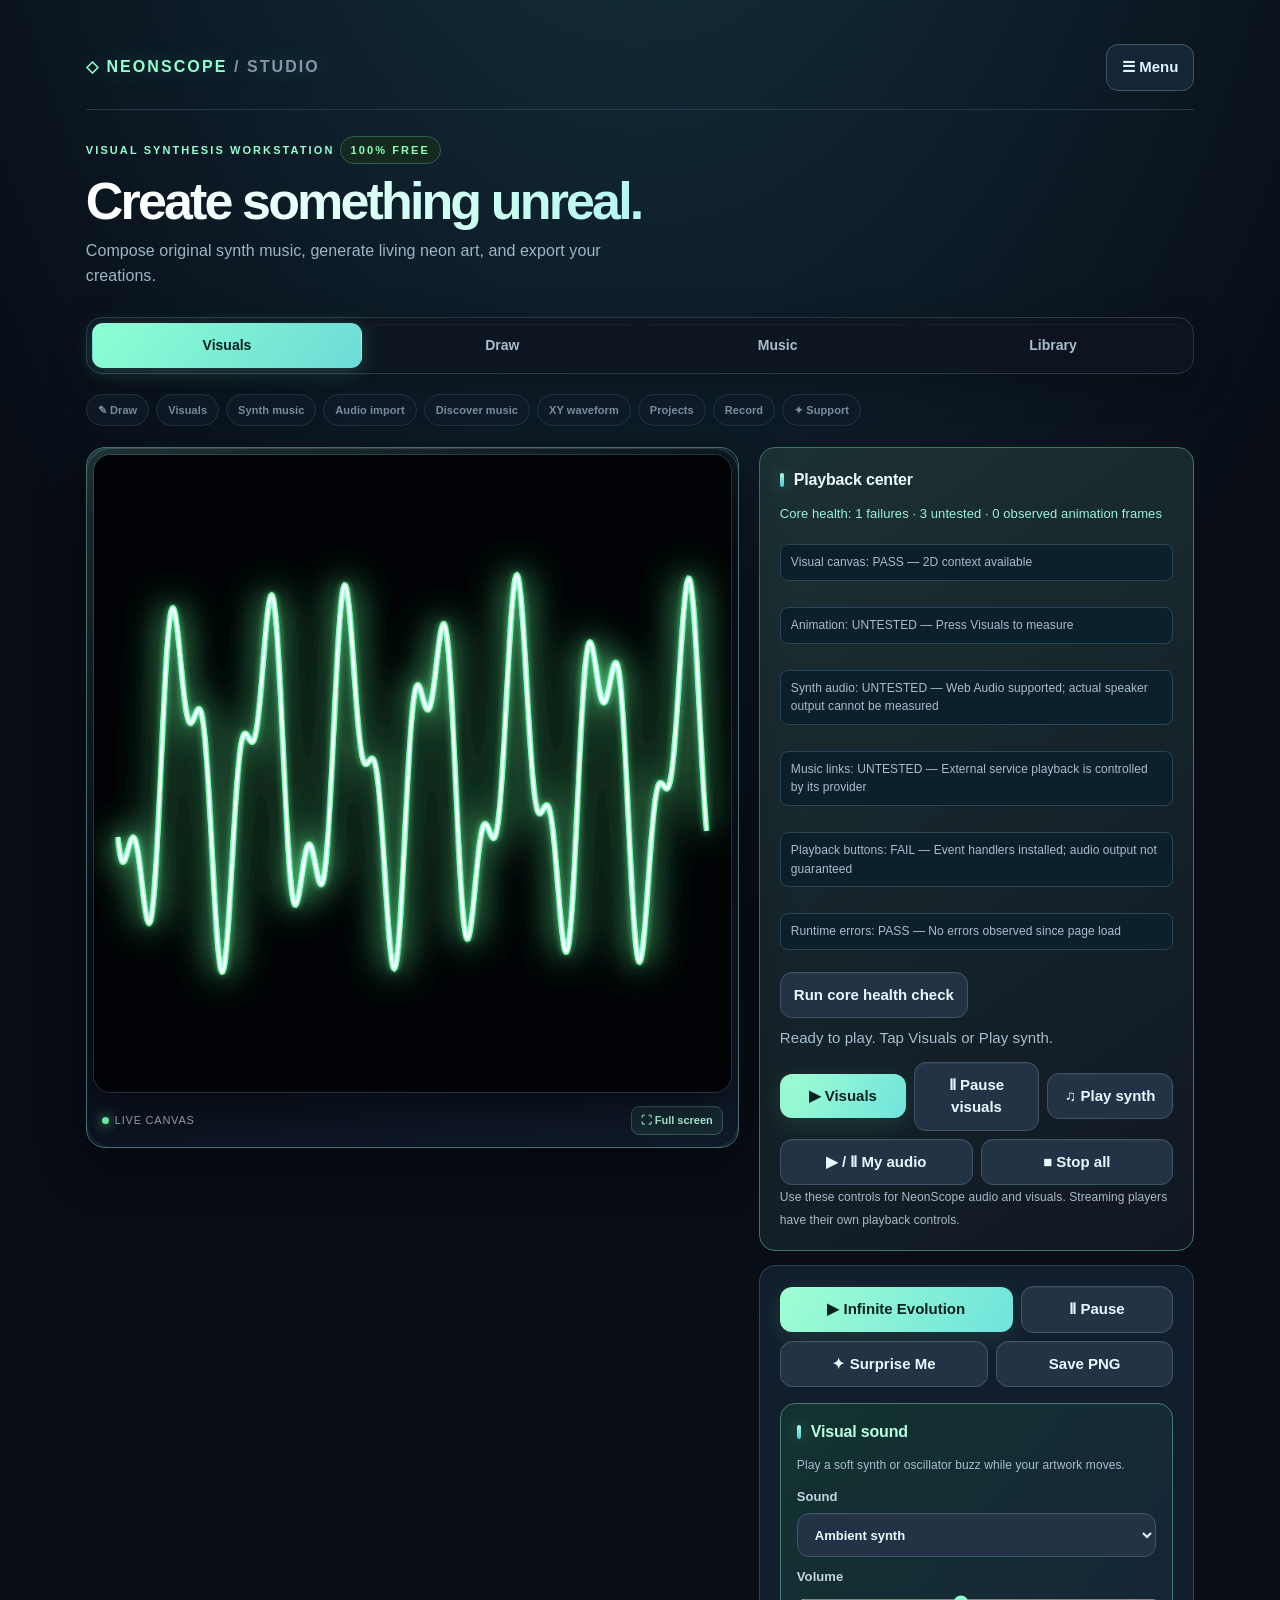
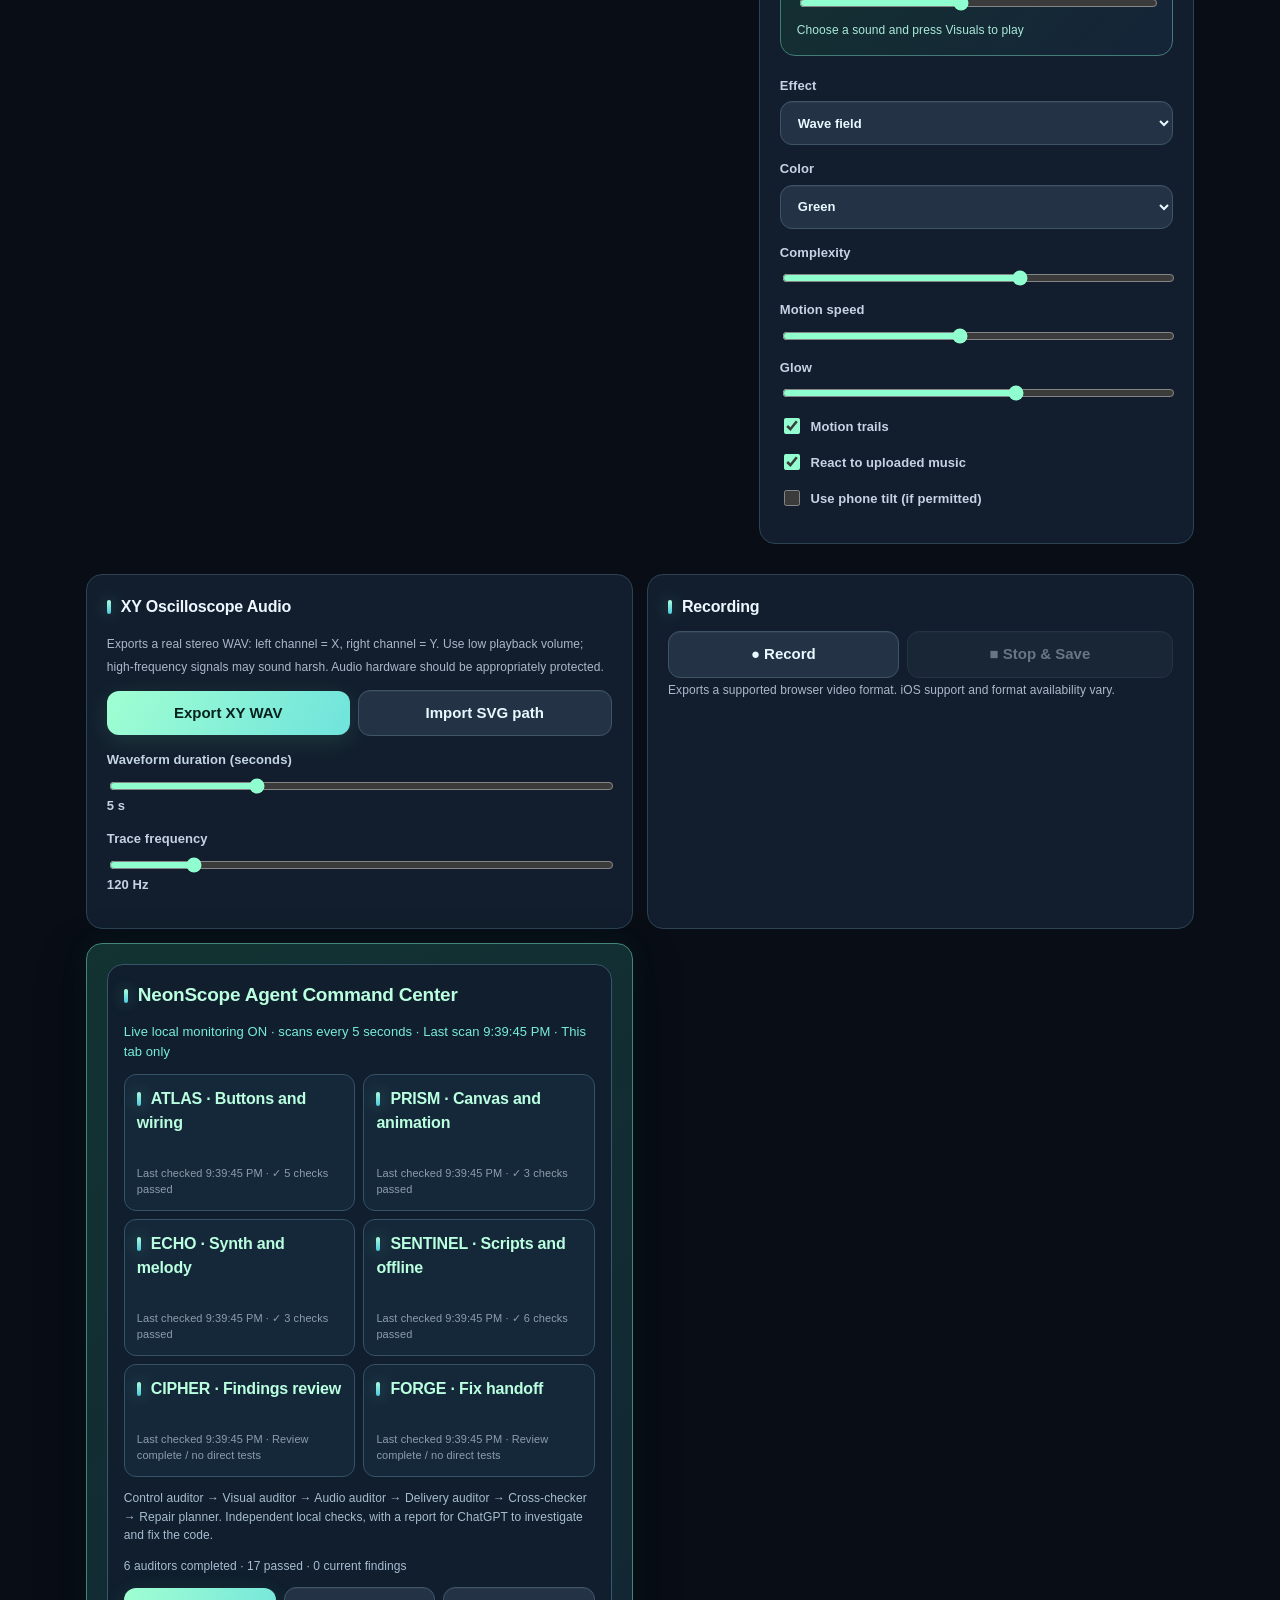
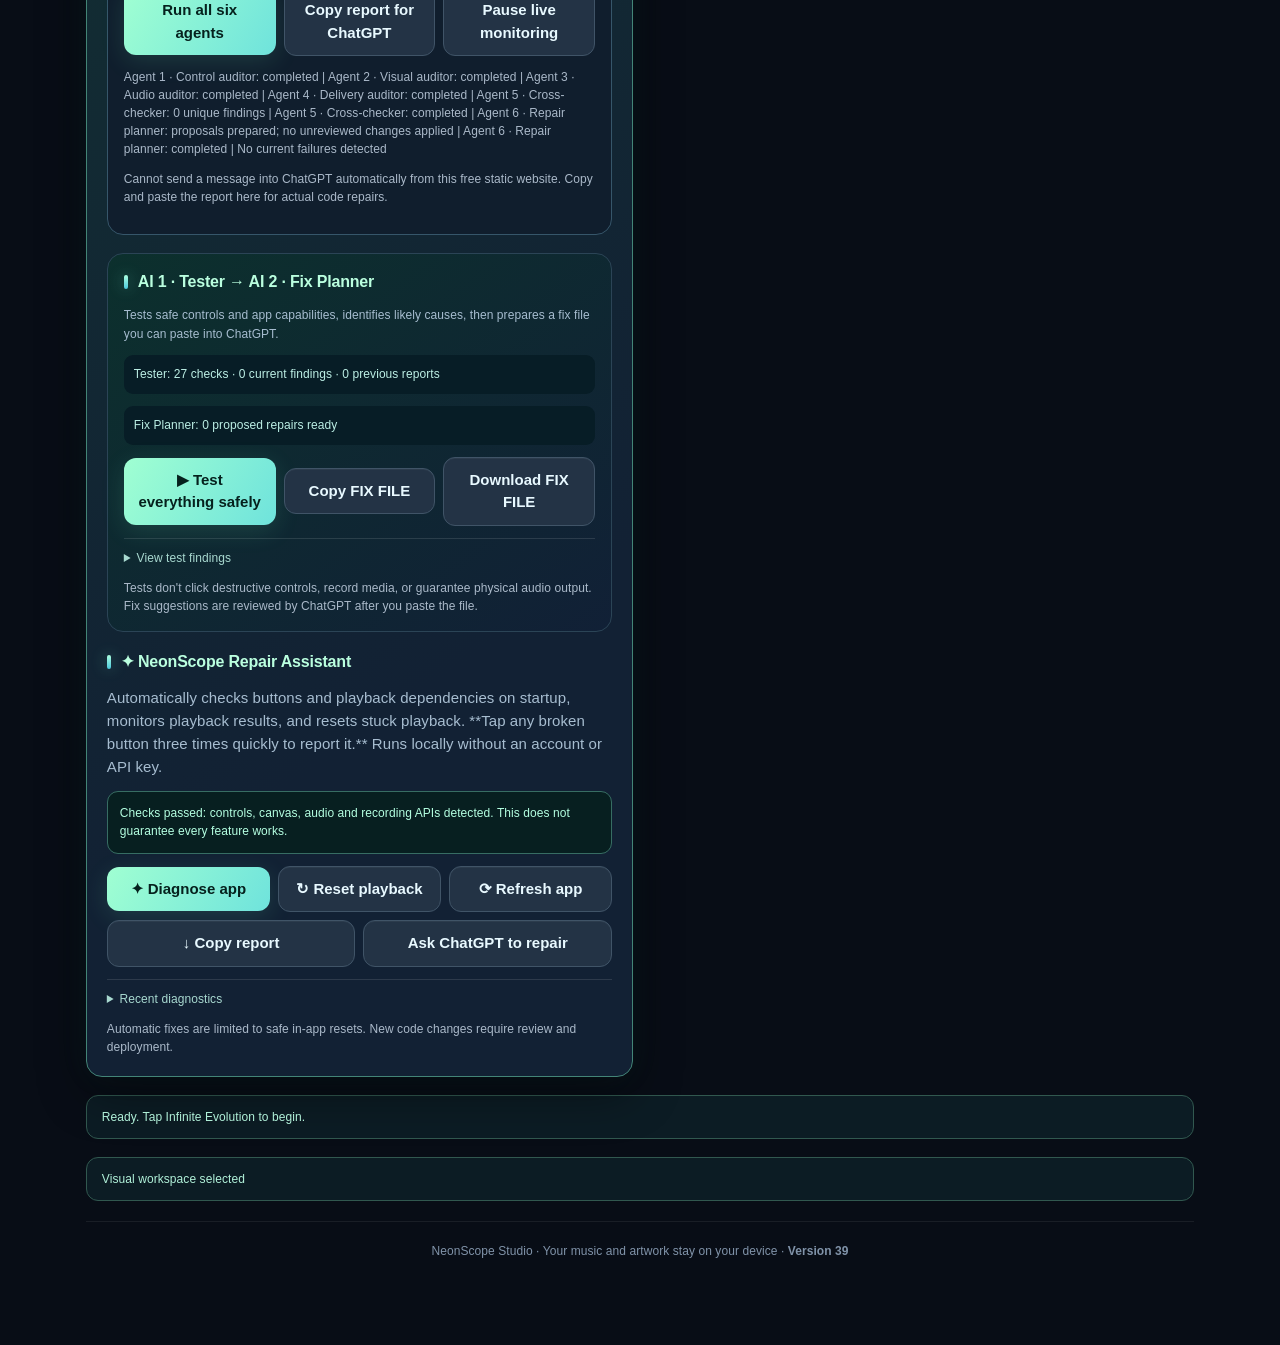
<file: index.html>
<!doctype html><html lang="en"><head><meta charset="utf-8"><meta name="viewport" content="width=device-width,initial-scale=1,viewport-fit=cover"><meta name="theme-color" content="#070a10"><link rel="manifest" href="./manifest.webmanifest"><title>NeonScope Studio</title><style>
*{box-sizing:border-box}body{margin:0;background:#070a10;color:#e8fff4;font:15px system-ui,sans-serif}main{max-width:960px;margin:auto;padding:16px}h1{font-size:27px;color:#72ff9c;margin:8px 0}a{color:#72ff9c}canvas{display:block;width:100%;aspect-ratio:1;background:#010306;border:1px solid #32443d;border-radius:16px;touch-action:none}section{background:#121c1b;border:1px solid #30423c;border-radius:14px;padding:14px;margin:12px 0}button,select,input[type=file]{font:inherit}button,select{border:1px solid #46645a;background:#23332f;color:white;padding:10px;border-radius:9px}button{cursor:pointer}button.primary{background:#70ff9b;color:#001d0c;font-weight:700}.flex{display:flex;gap:8px;flex-wrap:wrap;align-items:center}label{display:block;margin:12px 0}input[type=range]{width:100%;accent-color:#70ff9b}small,#status{color:#a9bdb6}input[type=text]{width:100%;padding:10px;border:1px solid #46645a;border-radius:8px;background:#101917;color:white}.meter{height:5px;background:#273e35;border-radius:8px;overflow:hidden}#bar{height:100%;width:0;background:#70ff9b}</style><link rel="stylesheet" href="./studio.css?build=39"><link rel="stylesheet" href="./studio-polish.css?build=39"></head><body><main><header class="brand"><div class="brand-mark">◇ NEONSCOPE <span style="color:#8794a9">/ STUDIO</span></div><div class="support-menu-wrap"><button id="supportMenuToggle" type="button" aria-expanded="false" aria-controls="supportMenu" aria-label="Open three-line menu">☰ Menu</button><nav id="supportMenu" hidden aria-label="Site menu"><button id="supportOpen" type="button">Support & Fix</button></nav></div></header><div id="studioHome"><div class="hero"><div class="eyebrow">Visual synthesis workstation <span class="pill">100% Free</span></div><h1>Create something unreal.</h1><p>Compose original synth music, generate living neon art, and export your creations.</p></div><nav class="tool-nav" aria-label="Studio tools"><button id="tabVisual" data-studio-tab="visual" type="button">Visuals</button><button id="tabDraw" data-studio-tab="draw" type="button">Draw</button><button id="tabMusic" data-studio-tab="music" type="button">Music</button><button id="tabLibrary" data-studio-tab="library" type="button">Library</button></nav><nav class="tool-nav quick-links" aria-label="Quick links"><a href="#draw-tools">✎ Draw</a><a href="#visual-controls">Visuals</a><a href="#synth-tools">Synth music</a><a href="#music-tools">Audio import</a><a href="#discover-tools">Discover music</a><a href="#xy-tools">XY waveform</a><a href="#project-tools">Projects</a><a href="#record-tools">Record</a><a href="#support" id="supportShortcut">✦ Support</a></nav><div class="workspace"><div class="visual-column"><div class="visual-frame" id="visualStage"><div class="canvas-stack"><canvas id="view" width="800" height="800" aria-label="Interactive neon artwork"></canvas><canvas id="drawLayer" width="800" height="800" aria-label="Draw on canvas using touch or mouse"></canvas></div><div class="visual-footer"><span><span class="live-dot"></span>Live canvas</span><button id="fullScreen" type="button">⛶ Full screen</button><button id="closeFullScreen" type="button">✕ Close</button></div></div></div><div class="controls"><section id="draw-tools"><strong>Finger Drawing</strong><p>Draw directly on the glowing canvas with your finger. Your drawing stays visible above the visual effects.</p><div class="flex"><button id="drawToggle" type="button" class="primary">✎ Draw with finger</button><button id="drawUndo" type="button">↶ Undo</button><button id="drawRedo" type="button">↷ Redo</button><button id="drawClear" type="button">✕ Clear</button><button id="drawSound" type="button">♫ Play melody + animate</button><button id="drawSave" type="button">↓ Save drawing PNG</button><button id="drawWav" type="button">↓ Melody WAV</button></div><div class="draw-motion-panel"><strong>Living drawing</strong><p>Turn your finger-drawn lines into continuously moving neon art.</p><label>Animation style <select id="drawMotion"><option value="pulse">Breathing pulse</option><option value="flow">Liquid flow</option><option value="orbit">Slow orbit</option><option value="kaleido">Kaleidoscope</option></select></label><label>Movement amount <input id="drawMotionStrength" type="range" min="5" max="100" value="45"><span id="drawMotionStrengthValue">45</span>%</label><label>Animation speed <input id="drawMotionSpeed" type="range" min="10" max="150" value="50"><span id="drawMotionSpeedValue">50</span>%</label><button id="drawMotionPlay" type="button" class="primary">▶ Animate drawing</button></div><label>Brush thickness <input id="brushSize" type="range" min="1" max="20" value="3"><span id="brushSizeValue">3</span> px</label><p id="drawStatus" role="status">Ready to draw</p></section><section class="transport"><strong>Playback center</strong><p id="coreHealthSummary" role="status">Core health: waiting for first check</p><div id="coreHealthDetails" class="core-health-details" aria-label="Core health measurements"></div><button id="coreHealthRun" type="button">Run core health check</button><p id="transportStatus" role="status" aria-live="polite">Ready to play. Tap Visuals or Play synth.</p><div class="flex"><button id="transportVisual" class="primary" type="button">▶ Visuals</button><button id="transportPause" type="button">Ⅱ Pause visuals</button><button id="transportSynth" type="button">♫ Play synth</button><button id="transportAudio" type="button">▶ / Ⅱ My audio</button><button id="transportStop" type="button">■ Stop all</button></div><small>Use these controls for NeonScope audio and visuals. Streaming players have their own playback controls.</small></section><section id="visual-controls"><div class="flex"><button id="evolve" class="primary">▶ Infinite Evolution</button><button id="freeze">Ⅱ Pause</button><button id="random">✦ Surprise Me</button><button id="save">Save PNG</button></div><div class="visual-sound-controls"><strong>Visual sound</strong><p>Play a soft synth or oscillator buzz while your artwork moves.</p><label>Sound <select id="visualSoundMode"><option value="synth" selected>Ambient synth</option><option value="buzz">Soft oscillator buzz</option><option value="off">Silent visuals</option></select></label><label>Volume <input id="visualSoundVolume" type="range" min="0" max="100" value="45"></label><small id="visualSoundStatus" role="status">Choose a sound and press Visuals to play</small></div><label>Effect <select id="effect"><option value="flower">Evolving flowers</option><option value="attractor">Strange attractor</option><option value="spiral">Galactic spiral</option><option value="lissajous">XY Lissajous</option><option value="particles">Particle field</option><option value="wire">3D wireframe</option><option value="kaleido">Kaleidoscope</option><option value="wave" selected>Wave field</option></select></label><label>Color <select id="color"><option value="#70ff9b">Green</option><option value="#5bdcff">Cyan</option><option value="#b579ff">Violet</option><option value="#ff65b6">Pink</option><option value="#ffffff">White</option></select></label><label>Complexity <input id="complexity" type="range" min="10" max="100" value="65"></label><label>Motion speed <input id="speed" type="range" min="0" max="100" value="45"></label><label>Glow <input id="glow" type="range" min="0" max="100" value="60"></label><label><input type="checkbox" id="trails" checked> Motion trails</label><label><input type="checkbox" id="react" checked> React to uploaded music</label><label><input type="checkbox" id="tilt"> Use phone tilt (if permitted)</label></section><section id="synth-tools"><strong>Original Synth Song Studio</strong><p><small>NeonScope composes its own original instrumental loops on your device. No music uploads or paid AI required.</small></p><h2 id="synthName" style="font-size:20px;color:#70ff9b">New Song</h2><label>Song style <select id="synthMood"><option value="dream">Dreamwave</option><option value="arcade">Retro arcade</option><option value="space">Space ambient</option><option value="chill">Chill synth</option><option value="dark">Dark electronic</option></select></label><label>Tempo (BPM) <input id="synthTempo" type="range" min="60" max="180" value="90" oninput="document.getElementById('tempoValue').textContent=this.value"><span id="tempoValue">90</span></label><label>Volume <input id="synthVolume" type="range" min="0" max="60" value="25"></label><div class="flex"><button id="synthGenerate" class="primary">✦ Compose New Song</button><button id="synthPlay">▶ Play</button><button id="synthStop">■ Stop</button><button id="synthExport">↓ Export Song WAV</button></div><div class="meter"><div id="synthMeter" style="width:0;height:100%;background:#70ff9b"></div></div><p id="synthStatus" role="status">Ready</p></section></div></div><div class="bottom-tools"><section id="preset-tools"><strong>Preset gallery</strong><p>Try a look instantly, or save your own favorite visual settings on this device.</p><div class="flex" id="starterPresets"></div><label>Preset name<input id="presetName" type="text" maxlength="60" placeholder="My favorite glow"></label><div class="flex"><button id="presetSave" type="button" class="primary">Save preset</button><select id="presetList" aria-label="Saved presets"></select><button id="presetLoad" type="button">Load</button><button id="presetDelete" type="button">Delete</button></div></section><section id="discover-tools"><strong>Music discovery</strong><p><small>Find new sounds on your favorite services. Official embeds play independently of NeonScope's visual audio analyser.</small></p><div class="service-tabs" role="group" aria-label="Music service"><button type="button" data-service="apple">Apple Music</button><button type="button" data-service="spotify">Spotify</button><button type="button" data-service="youtube">YouTube</button></div><label>Find an artist, track, or playlist<input id="discoverQuery" type="text" placeholder="Search for synthwave, electronic, ambient…"></label><button id="discoverOpen" type="button" class="primary">Search YouTube</button><label>Paste a music or video link<input id="discoverLink" type="text" inputmode="url" placeholder="https://…"></label><div class="flex"><button id="discoverEmbed" type="button">▶ Load official player</button><button id="discoverClear" type="button">✕ Clear player</button></div><p id="discoverHint"><small>Paste a supported service link to try its official player.</small></p><div id="discoverPlayer"></div><p id="discoveryStatus" role="status"><small>Choose a service to get started.</small></p><p><small>Some tracks require a subscription or may not allow embedding. To make visuals react to audio, import a file you have permission to use or play a NeonScope synth song.</small></p></section><section id="sequencer-tools"><strong>Beat sequencer</strong><p>Build a 16-step original beat using kick, snare, hi-hat, and bass. Tap the squares to change the pattern.</p><label>Tempo <input id="beatTempo" type="range" min="60" max="180" value="110"><span id="beatBpm">110</span> BPM</label><div id="beatGrid" class="beat-grid" aria-label="Four-track sixteen-step beat grid"></div><div class="flex"><button id="beatPlay" type="button" class="primary">▶ Play beat</button><button id="beatRandom" type="button">✦ Randomize</button><button id="beatClear" type="button">Clear</button><button id="beatSave" type="button">↓ Save beat</button><button id="beatLoad" type="button">↑ Load beat</button><input id="beatFile" type="file" accept=".json,application/json" hidden></div><p id="beatStatus" role="status">Ready</p></section><section id="music-tools"><strong>Music import</strong><label>Upload local audio <input id="music" type="file" accept="audio/*"></label><audio id="player" controls style="width:100%"></audio><div class="meter"><div id="bar"></div></div></section><section id="xy-tools"><strong>XY Oscilloscope Audio</strong><p><small>Exports a real stereo WAV: left channel = X, right channel = Y. Use low playback volume; high-frequency signals may sound harsh. Audio hardware should be appropriately protected.</small></p><div class="flex"><button id="wav" class="primary">Export XY WAV</button><button id="svg">Import SVG path</button><input id="svgFile" type="file" accept=".svg,image/svg+xml" hidden></div><label>Waveform duration (seconds) <input id="duration" type="range" min="1" max="15" value="5"><span id="durValue">5 s</span></label><label>Trace frequency <input id="trace" type="range" min="30" max="600" value="120"><span id="traceValue">120 Hz</span></label></section><section id="project-tools"><strong>Projects</strong><label>Project name <input id="name" type="text" value="My NeonScope Art" maxlength="80"></label><div class="flex"><button id="store">Save on this device</button><button id="restore">Load saved project</button><button id="export">Export project JSON</button><button id="import">Import project JSON</button><input id="jsonFile" type="file" accept=".json,application/json" hidden></div></section><section id="record-tools"><strong>Recording</strong><div class="flex"><button id="record">● Record</button><button id="stopRecord" disabled>■ Stop & Save</button></div><small>Exports a supported browser video format. iOS support and format availability vary.</small></section><div id="repairOriginalPosition"><section id="repair-tools" aria-label="NeonScope Repair Assistant"><div class="agent-workflow" id="repairCouncil"><strong>NeonScope Agent Command Center</strong><p id="councilHeartbeat" role="status">Live monitoring starting…</p><div id="councilDashboard" class="council-dashboard" aria-label="Agent live status"></div><p>Control auditor → Visual auditor → Audio auditor → Delivery auditor → Cross-checker → Repair planner. Independent local checks, with a report for ChatGPT to investigate and fix the code.</p><p id="councilStatus" role="status">Preparing six auditors…</p><div class="flex"><button id="councilRun" type="button" class="primary">Run all six agents</button><button id="councilCopy" type="button">Copy report for ChatGPT</button><button id="councilToggle" type="button">Pause live monitoring</button></div><small id="councilDetails"></small><p><small>Cannot send a message into ChatGPT automatically from this free static website. Copy and paste the report here for actual code repairs.</small></p></div><div id="agent-workflow" class="agent-workflow"><strong>AI 1 · Tester → AI 2 · Fix Planner</strong><p>Tests safe controls and app capabilities, identifies likely causes, then prepares a fix file you can paste into ChatGPT.</p><p id="agentOneStatus" role="status">Tester waiting…</p><p id="agentTwoStatus" role="status">Fix Planner waiting…</p><div class="flex"><button id="agentRun" type="button" class="primary">▶ Test everything safely</button><button id="agentCopy" type="button">Copy FIX FILE</button><button id="agentDownload" type="button">Download FIX FILE</button></div><p id="agentCopyStatus" role="status"></p><details><summary>View test findings</summary><div id="agentFindings"></div></details><small>Tests don't click destructive controls, record media, or guarantee physical audio output. Fix suggestions are reviewed by ChatGPT after you paste the file.</small></div><strong><span aria-hidden="true">✦</span> NeonScope Repair Assistant</strong><p>Automatically checks buttons and playback dependencies on startup, monitors playback results, and resets stuck playback. **Tap any broken button three times quickly to report it.** Runs locally without an account or API key.</p><p id="repairStatus" role="status" aria-live="polite">Starting diagnostics…</p><p id="repairDetails" hidden></p><div id="repairReportForm" hidden><p><strong>Report broken control</strong></p><p id="repairTarget"></p><label for="repairDescription">What happened when you tapped it?</label><textarea id="repairDescription" rows="3" maxlength="500" placeholder="Example: I pressed Play but there was no sound."></textarea><div class="flex"><button id="repairSubmit" type="button" class="primary">Save broken button report</button><button id="repairCancel" type="button">Cancel</button></div></div><div class="flex"><button id="repairScan" type="button" class="primary">✦ Diagnose app</button><button id="repairStop" type="button">↻ Reset playback</button><button id="repairRefresh" type="button">⟳ Refresh app</button><button id="repairCopy" type="button">↓ Copy report</button><button id="repairHelp" type="button">Ask ChatGPT to repair</button></div><details><summary>Recent diagnostics</summary><div id="repairLog"></div></details><small>Automatic fixes are limited to safe in-app resets. New code changes require review and deployment.</small></section></div></div><p id="status" role="status">Ready. Tap Infinite Evolution to begin.</p><p id="studioNotice" role="status" class="studio-notice">Choose a workspace above.</p><div class="footer-note">NeonScope Studio · Your music and artwork stay on your device · <strong>Version 39</strong></div></div><section id="supportPage" hidden aria-label="Support and repairs"><div class="support-page-head"><button id="supportBack" type="button">← Back to Studio</button><h1>Support & Fix</h1><p>Fix playback, run the named agent diagnostics, and send a detailed report to ChatGPT.</p></div><div class="support-actions"><button id="supportQuickFix" type="button" class="primary">↻ Reset playback</button><button id="supportRun" type="button">Run six-agent check</button><button id="supportCopy" type="button">Copy repair report</button></div><p id="supportFixStatus" role="status">Choose an action to get started.</p></section></main><script>
(()=>{'use strict';const $=id=>document.getElementById(id),c=$('view'),g=c.getContext('2d');let running=false,phase=0,last=performance.now(),points=[],audioCtx,analyser,source,frequency,energy=0,synthEnergy=0,seed=Math.random()*100,cycle=0,recorder,recordStream,chunks=[],audioURL,importedPoints=null;
const opts=['flower','attractor','spiral','lissajous','particles','wire','kaleido','wave'];const setStatus=s=>{$('status').textContent=s;window.dispatchEvent(new CustomEvent('neonscope-visual-state',{detail:{running,message:s,phase}}))};const rand=()=>Math.random();const clamp=(x,a,b)=>Math.max(a,Math.min(b,x));
function generate(t){if(importedPoints)return importedPoints;const type=$('effect').value,N=400+Math.floor(+$('complexity').value*9),arr=[],rot=t*.14,variation=Math.sin(t*.23+seed)*.7;for(let i=0;i<N;i++){const q=i/N,u=q*Math.PI*2;let x=0,y=0;
if(type==='flower'){let r=205+110*Math.cos((7+variation)*u+t*.3);x=400+r*Math.cos(u+rot);y=400+r*Math.sin(u+rot)}
else if(type==='spiral'){const r=18+340*q;x=400+r*Math.cos(u*(5+variation)+rot);y=400+r*Math.sin(u*(5+variation)+rot)}
else if(type==='lissajous'){x=400+290*Math.sin((3+variation*.3)*u+t*.13);y=400+290*Math.sin(4*u+t*.19)}
else if(type==='attractor'){let a=u*2;x=400+240*Math.sin(3*a+t*.15)*Math.cos(2*a+variation);y=400+230*Math.sin(4*a-t*.12)*Math.cos(a)}
else if(type==='kaleido'){const r=70+200*Math.abs(Math.sin(u*6+t*.2));x=400+r*Math.cos(u);y=400+r*Math.sin(u)}
else if(type==='wave'){x=30+740*q;y=400+170*Math.sin(u*7+t)+80*Math.cos(u*17-t*.4)}
else if(type==='wire'){const edge=Math.floor(q*12),f=(q*12)%1,verts=[];for(let k=0;k<8;k++){const X=(k&1)?1:-1,Y=(k&2)?1:-1,Z=(k&4)?1:-1;const a=t*.22,b=t*.16,xx=X*Math.cos(a)-Z*Math.sin(a),zz=X*Math.sin(a)+Z*Math.cos(a),yy=Y*Math.cos(b)-zz*Math.sin(b),z=Y*Math.sin(b)+zz*Math.cos(b),persp=280/(4+z);verts.push([400+xx*persp*2.7,400+yy*persp*2.7])}const edges=[[0,1],[1,3],[3,2],[2,0],[4,5],[5,7],[7,6],[6,4],[0,4],[1,5],[2,6],[3,7]];const e=edges[edge%12],p=verts[e[0]],v=verts[e[1]];x=p[0]+(v[0]-p[0])*f;y=p[1]+(v[1]-p[1])*f}
else {const a=u*37+seed,r=100+240*Math.abs(Math.sin(u*13+t*.2));x=400+Math.cos(a+t*.3)*r;y=400+Math.sin(a-t*.2)*r}
arr.push({x:clamp(x,0,800),y:clamp(y,0,800)})}return arr}
function draw(now){requestAnimationFrame(draw);if(document.hidden){last=now;synthEnergy*=.94;return}synthEnergy*=.94;let dt=Math.min(.06,(now-last)/1000);last=now;if(running)phase+=dt*(.2+ +$('speed').value/20);if(running&&now-(window.__neonscopeVisualLastEvent||0)>900){window.__neonscopeVisualLastEvent=now;window.dispatchEvent(new CustomEvent('neonscope-visual-frame',{detail:{phase,running:true}}))}if(running&&Math.floor(phase/12)!==cycle){cycle=Math.floor(phase/12);$('effect').value=opts[Math.floor(rand()*opts.length)];seed=rand()*100}
if(analyser&&frequency){analyser.getByteFrequencyData(frequency);let sum=0;for(let i=0;i<frequency.length;i++)sum+=frequency[i];energy=sum/(frequency.length*255);$('bar').style.width=Math.round(energy*100)+'%'}
energy=Math.max((analyser&&frequency?energy:energy*.90),synthEnergy);g.fillStyle=$('trails').checked?'rgba(1,3,6,.35)':'#010306';g.fillRect(0,0,800,800);const color=$('color').value,t=phase+energy*2;points=generate(t);g.beginPath();points.forEach((p,i)=>i?g.lineTo(p.x,p.y):g.moveTo(p.x,p.y));g.save();g.globalCompositeOperation='lighter';g.strokeStyle=color;g.shadowColor=color;g.shadowBlur=18+ +$('glow').value*.5;g.globalAlpha=.25;g.lineWidth=7+energy*9;g.stroke();g.globalAlpha=.55;g.lineWidth=3+energy*4;g.stroke();g.shadowBlur=10;g.strokeStyle='#f2fff9';g.globalAlpha=.95;g.lineWidth=1.2;g.stroke();g.restore()}
window.addEventListener('neonscope-synth-energy',e=>{synthEnergy=e.detail||0;running=true});requestAnimationFrame(draw);
$('effect').addEventListener('change',()=>{importedPoints=null});$('evolve').onclick=()=>{importedPoints=null;running=true;seed=Math.random()*100;phase+=1.5;cycle=Math.floor(phase/12);setStatus('Visuals started — animation running')};$('freeze').onclick=()=>{running=false;setStatus('Paused')};$('random').onclick=()=>{importedPoints=null;seed=rand()*100;$('effect').value=opts[Math.floor(rand()*opts.length)];phase+=rand()*20;setStatus('New design generated')};$('save').onclick=()=>{const a=document.createElement('a');a.download='neonscope-studio.png';a.href=c.toDataURL();a.click()};
$('music').onchange=e=>{const f=e.target.files[0];if(!f)return;if(audioURL)URL.revokeObjectURL(audioURL);audioURL=URL.createObjectURL(f);$('player').src=audioURL;try{audioCtx=audioCtx||new(window.AudioContext||window.webkitAudioContext)();audioCtx.resume();if(!source){source=audioCtx.createMediaElementSource($('player'));analyser=audioCtx.createAnalyser();analyser.fftSize=1024;frequency=new Uint8Array(analyser.frequencyBinCount);source.connect(analyser);analyser.connect(audioCtx.destination)}setStatus('Music loaded: '+f.name)}catch(err){setStatus('Audio error: '+err.message)}};
$('player').onplay=()=>{audioCtx?.resume();running=true};$('duration').oninput=()=>$('durValue').textContent=$('duration').value+' s';$('trace').oninput=()=>$('traceValue').textContent=$('trace').value+' Hz';
function download(blob,name){const url=URL.createObjectURL(blob),a=document.createElement('a');a.href=url;a.download=name;a.click();setTimeout(()=>URL.revokeObjectURL(url),60000)}
$('wav').onclick=()=>{const sr=44100,seconds=+$('duration').value,hz=+$('trace').value,n=sr*seconds,pts=generate(phase),bytes=44+n*4,buf=new ArrayBuffer(bytes),v=new DataView(buf);const str=(at,s)=>{for(let i=0;i<s.length;i++)v.setUint8(at+i,s.charCodeAt(i))};str(0,'RIFF');v.setUint32(4,bytes-8,true);str(8,'WAVE');str(12,'fmt ');v.setUint32(16,16,true);v.setUint16(20,1,true);v.setUint16(22,2,true);v.setUint32(24,sr,true);v.setUint32(28,sr*4,true);v.setUint16(32,4,true);v.setUint16(34,16,true);str(36,'data');v.setUint32(40,n*4,true);for(let i=0;i<n;i++){const p=pts[Math.floor((i*hz/sr%1)*(pts.length-1))],x=clamp((p.x-400)/400*.65,-1,1),y=clamp((400-p.y)/400*.65,-1,1);v.setInt16(44+i*4,Math.round(x*32767),true);v.setInt16(46+i*4,Math.round(y*32767),true)}download(new Blob([buf],{type:'audio/wav'}),'neonscope-xy.wav');setStatus('Stereo XY WAV exported. Left=X, right=Y. Start with low volume.')};
$('svg').onclick=()=>$('svgFile').click();$('svgFile').onchange=async e=>{const file=e.target.files[0];if(!file)return;e.target.value='';const text=await file.text();if(text.length>1000000){setStatus('SVG too large');return}const doc=new DOMParser().parseFromString(text,'image/svg+xml');const path=doc.querySelector('path');if(!path){setStatus('SVG needs at least one path element');return}const d=path.getAttribute('d');if(!d){setStatus('SVG path is empty');return}try{const svg=document.createElementNS('http://www.w3.org/2000/svg','svg'),p=document.createElementNS('http://www.w3.org/2000/svg','path');p.setAttribute('d',d);svg.appendChild(p);svg.style.cssText='position:absolute;width:0;height:0;overflow:hidden';document.body.appendChild(svg);const len=p.getTotalLength(),samples=700,raw=[];for(let i=0;i<samples;i++){const pt=p.getPointAtLength(len*i/(samples-1));raw.push({x:pt.x,y:pt.y})}svg.remove();const xs=raw.map(p=>p.x),ys=raw.map(p=>p.y),minx=Math.min(...xs),maxx=Math.max(...xs),miny=Math.min(...ys),maxy=Math.max(...ys),scale=620/Math.max(maxx-minx,maxy-miny,1);const imported=raw.map(p=>({x:400+(p.x-(minx+maxx)/2)*scale,y:400+(p.y-(miny+maxy)/2)*scale}));importedPoints=imported;running=false;setStatus('SVG path imported. Export XY WAV or PNG. Choose an effect to return to procedural visuals.')}catch(err){setStatus('Could not parse SVG path: '+err.message)}};
function project(){return {version:1,effect:$('effect').value,color:$('color').value,complexity:$('complexity').value,speed:$('speed').value,glow:$('glow').value,trails:$('trails').checked,name:$('name').value,phase,seed}}
function load(o){if(!o||o.version!==1||!opts.includes(o.effect))throw Error('Invalid project');importedPoints=null;for(const k of ['effect','color','complexity','speed','glow','name'])if(o[k]!==undefined&&$(k))$(k).value=String(o[k]);$('trails').checked=!!o.trails;phase=Number(o.phase)||0;seed=Number(o.seed)||0;running=false}
$('store').onclick=()=>{try{localStorage.setItem('neonscope-studio',JSON.stringify(project()));setStatus('Saved on this device')}catch(e){setStatus('Storage unavailable: '+e.message)}};$('restore').onclick=()=>{try{load(JSON.parse(localStorage.getItem('neonscope-studio')));setStatus('Project restored')}catch(e){setStatus('No valid saved project')}};$('export').onclick=()=>download(new Blob([JSON.stringify(project(),null,2)],{type:'application/json'}),'neonscope-project.json');$('import').onclick=()=>$('jsonFile').click();$('jsonFile').onchange=async e=>{try{const file=e.target.files[0];if(!file||file.size>100000)throw Error('Invalid file');load(JSON.parse(await file.text()));setStatus('Project imported')}catch(err){setStatus('Import failed: '+err.message)}finally{e.target.value=''}};
$('record').onclick=()=>{if(recorder?.state==='recording'){setStatus('Already recording');return}if(!c.captureStream||!window.MediaRecorder){setStatus('Recording unavailable in this browser');return}try{recordStream=c.captureStream(30);const mime=['video/mp4','video/webm;codecs=vp8','video/webm'].find(t=>typeof MediaRecorder.isTypeSupported==='function'&&MediaRecorder.isTypeSupported(t));recorder=new MediaRecorder(recordStream,mime?{mimeType:mime}:undefined);chunks=[];recorder.ondataavailable=e=>{if(e.data.size)chunks.push(e.data)};recorder.onstop=()=>{const type=recorder.mimeType||'video/webm',ext=type.includes('mp4')?'mp4':'webm';if(chunks.length)download(new Blob(chunks,{type}),'neonscope-studio.'+ext);recordStream.getTracks().forEach(t=>t.stop());$('record').disabled=false;$('stopRecord').disabled=true;setStatus(chunks.length?'Recording saved':'No recording data produced by this browser')};recorder.onerror=()=>{recordStream?.getTracks().forEach(t=>t.stop());$('record').disabled=false;$('stopRecord').disabled=true;setStatus('Recording failed in this browser')};recorder.start(500);$('record').disabled=true;$('stopRecord').disabled=false;running=true;setStatus('Recording…')}catch(err){recordStream?.getTracks().forEach(t=>t.stop());$('record').disabled=false;$('stopRecord').disabled=true;setStatus('Recording error: '+err.message)}};$('stopRecord').onclick=()=>{if(recorder?.state==='recording')recorder.stop()};
$('tilt').onchange=async e=>{if(!e.target.checked)return;try{if(typeof DeviceOrientationEvent!=='undefined'&&typeof DeviceOrientationEvent.requestPermission==='function'){const permission=await DeviceOrientationEvent.requestPermission();if(permission!=='granted')throw Error('Permission denied')}window.addEventListener('deviceorientation',event=>{if($('tilt').checked&&event.gamma!=null)seed+=event.gamma*.0004});setStatus('Tilt control enabled')}catch(err){e.target.checked=false;setStatus('Tilt unavailable: '+err.message)}};
})();
</script><script src="./draw.js?build=39"></script><script src="./draw-motion.js?build=39"></script><script src="./synth.js?build=39"></script><script src="./discovery.js?build=39"></script><script src="./sequencer.js?build=39"></script><script src="./workspace.js?build=39"></script><script src="./repair-assistant.js?build=39"></script><script src="./visual-sound.js?build=39"></script><script src="./repair-agents.js?build=39"></script><script src="./repair-council.js?build=39"></script><script src="./support.js?build=39"></script><script src="./core-health.js?build=39"></script><script>if('serviceWorker' in navigator)window.addEventListener('load',()=>navigator.serviceWorker.register('./sw.js?build=39').catch(()=>{}));</script></body></html>
</file>
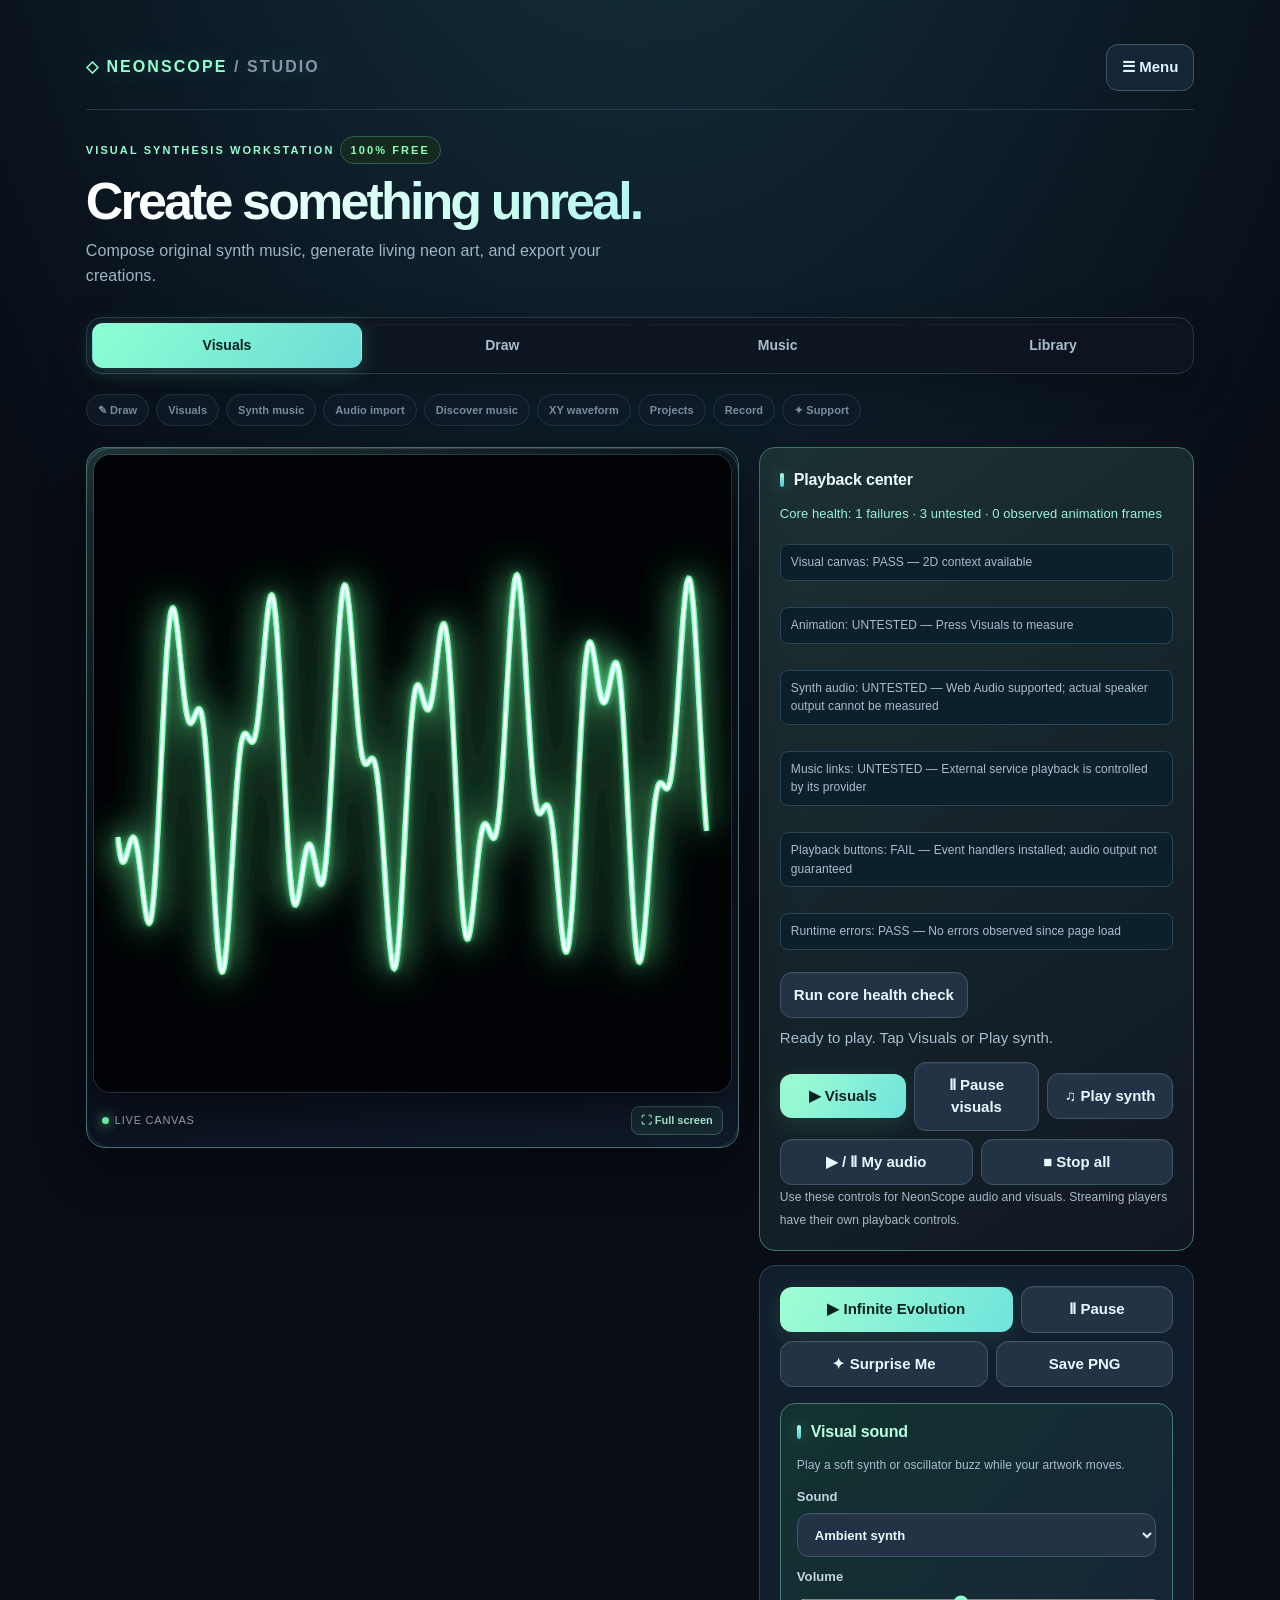
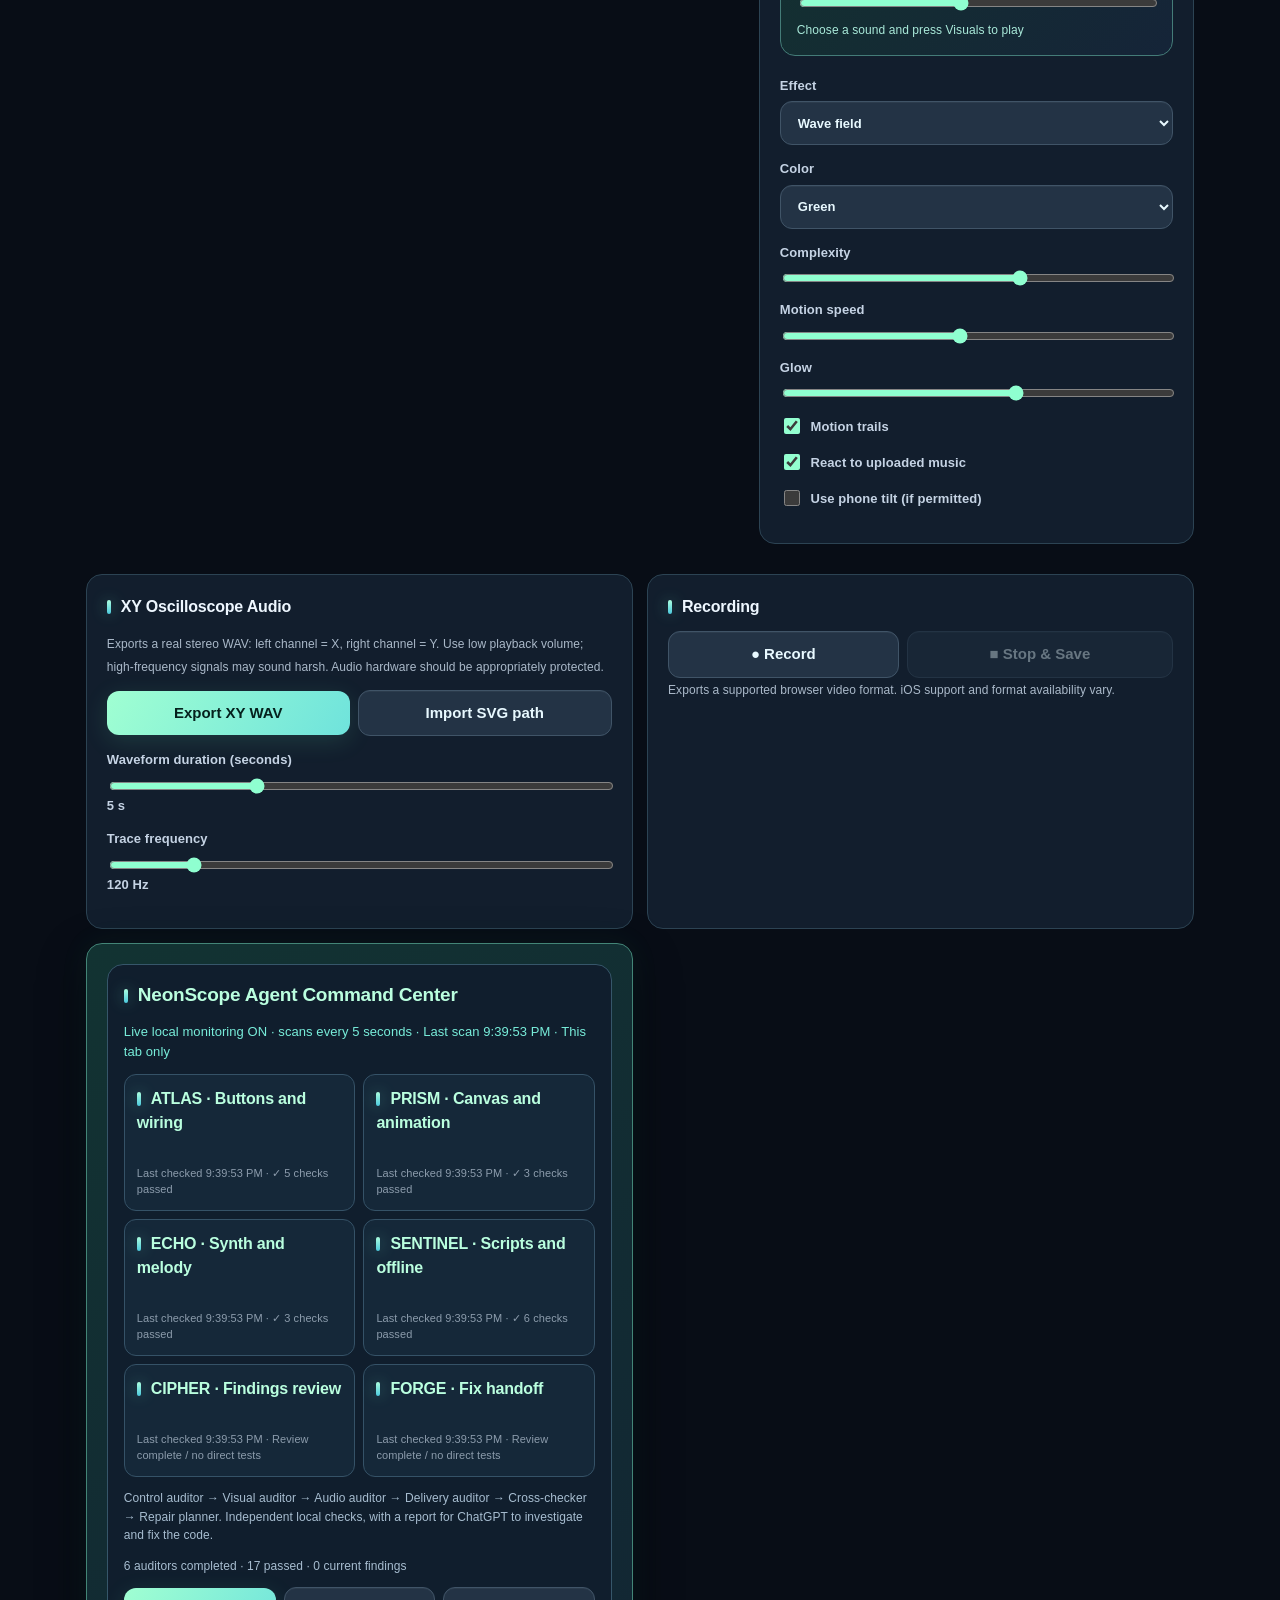
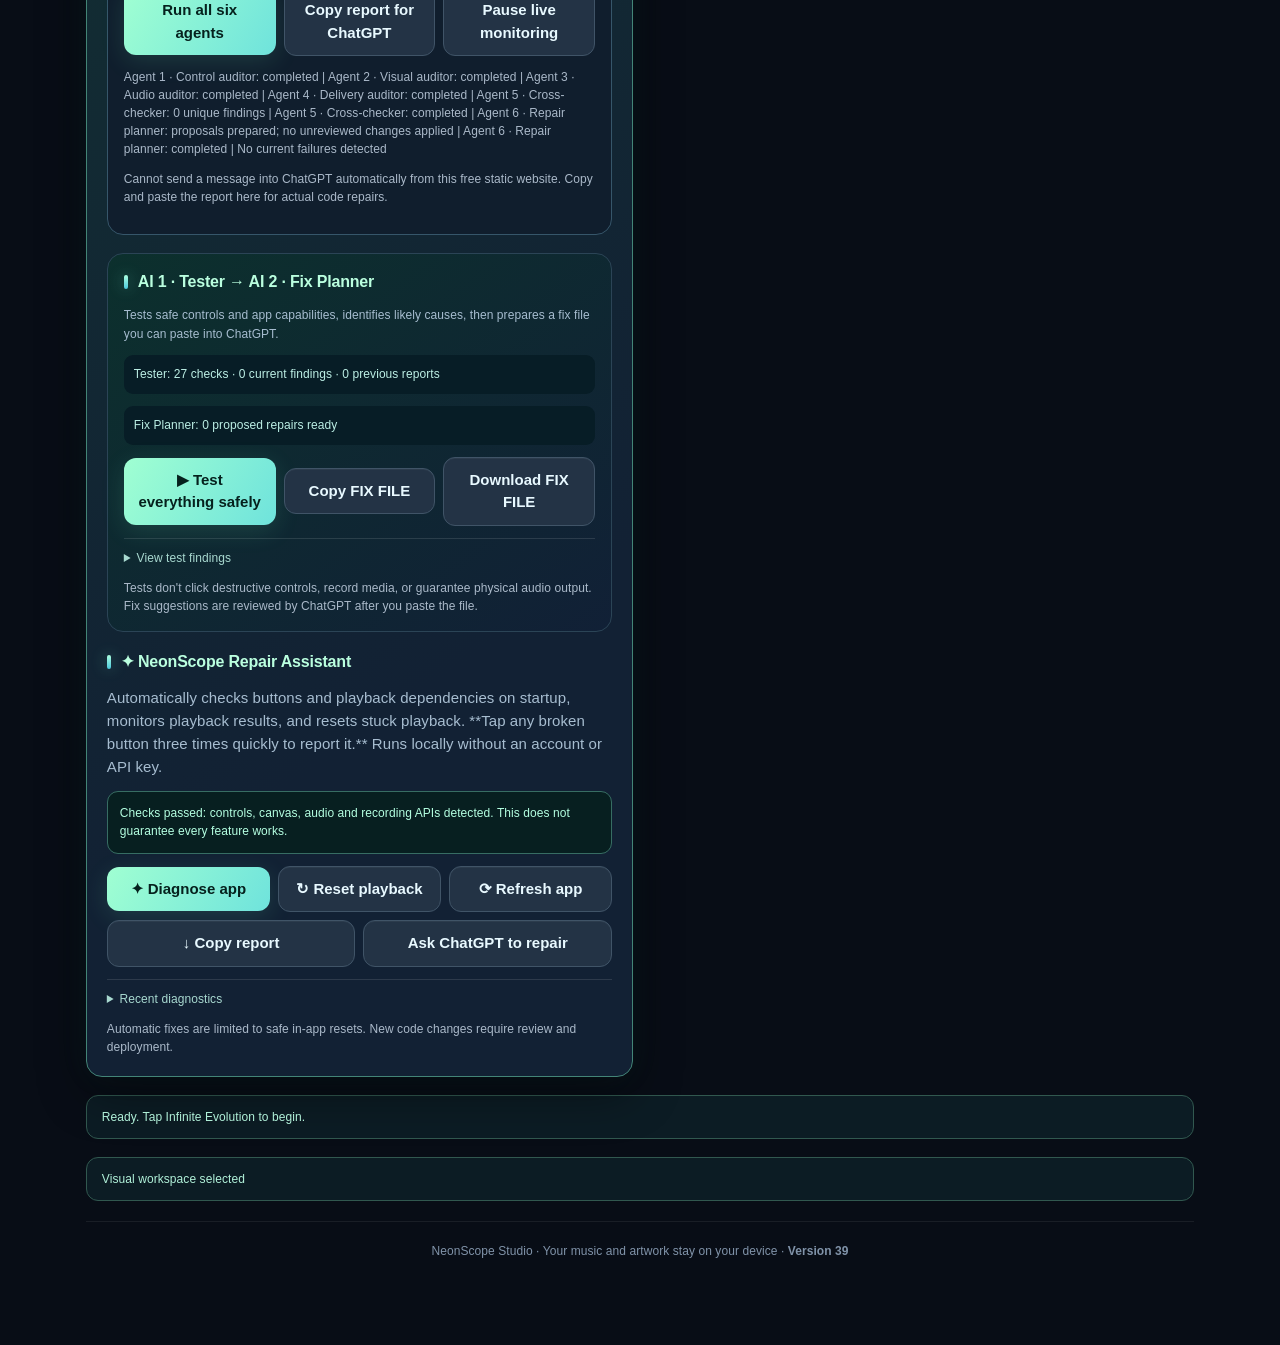
<file: studio.html>
<!doctype html><html lang="en"><head><meta charset="utf-8"><meta name="viewport" content="width=device-width,initial-scale=1"><meta http-equiv="refresh" content="0;url=./"><title>NeonScope</title><script>location.replace('./'+location.search+location.hash)</script></head><body><p>NeonScope has moved to <a href="./">the main studio</a>.</p></body></html>
</file>
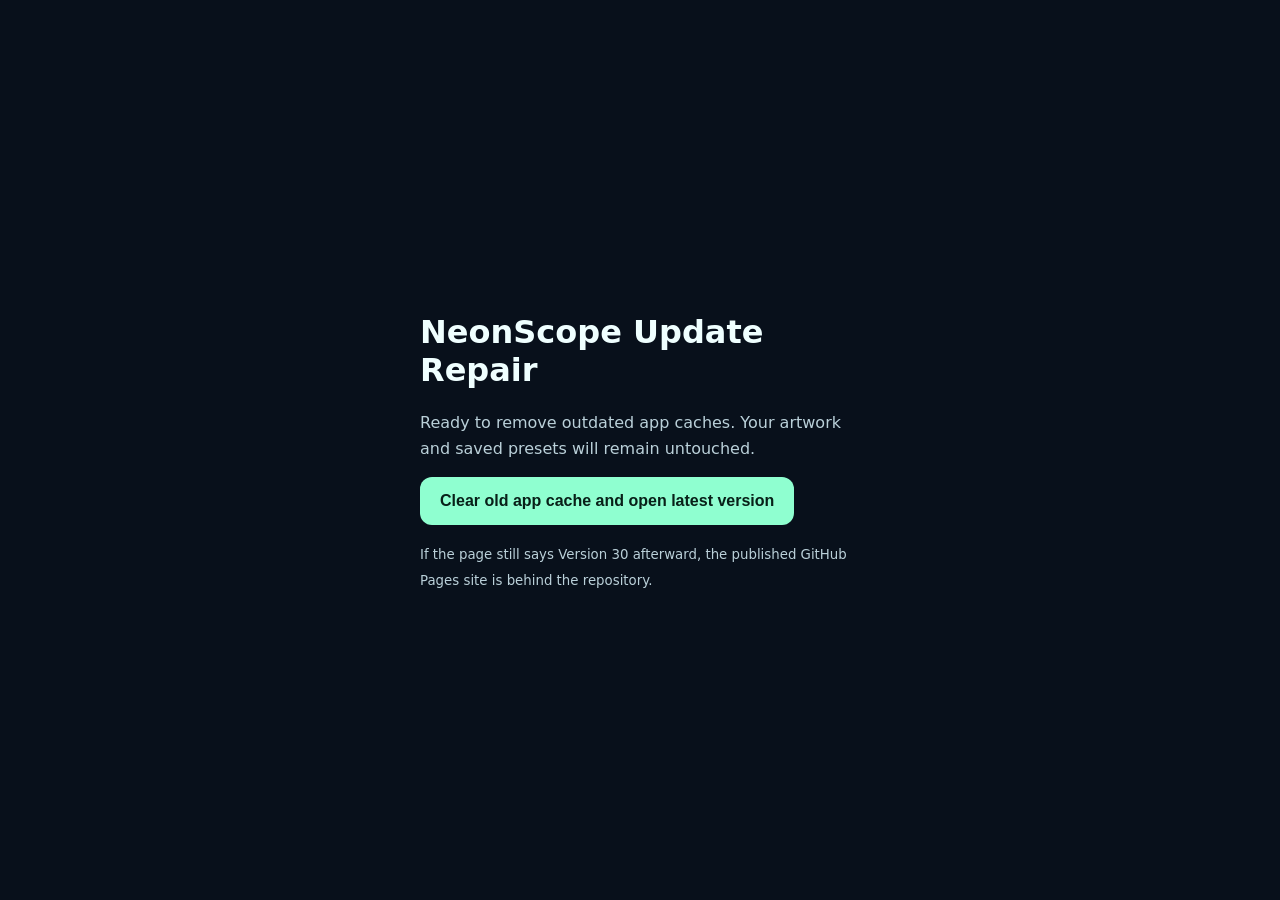
<file: update-repair.html>
<!doctype html><html lang="en"><head><meta charset="utf-8"><meta name="viewport" content="width=device-width,initial-scale=1"><title>NeonScope · Update Repair</title><meta http-equiv="Cache-Control" content="no-store"><style>body{margin:0;min-height:100vh;display:grid;place-items:center;background:#08101b;color:#efffff;font:16px system-ui}main{max-width:440px;padding:30px}button{padding:15px 20px;border:0;border-radius:12px;background:#8fffd0;color:#082018;font-weight:800;font-size:16px}p{line-height:1.6;color:#bad0d9}</style></head><body><main><h1>NeonScope Update Repair</h1><p id="status">Ready to remove outdated app caches. Your artwork and saved presets will remain untouched.</p><button id="reset">Clear old app cache and open latest version</button><p><small>If the page still says Version 30 afterward, the published GitHub Pages site is behind the repository.</small></p></main><script>document.getElementById('reset').onclick=async()=>{const status=document.getElementById('status');status.textContent='Removing old app caches…';try{if('serviceWorker'in navigator){const regs=await navigator.serviceWorker.getRegistrations();await Promise.all(regs.filter(r=>r.scope.includes('/NeonScope/')).map(r=>r.unregister()))}if('caches'in window){const keys=await caches.keys();await Promise.all(keys.filter(k=>k.startsWith('neonscope-')).map(k=>caches.delete(k)))}status.textContent='Cache cleared. Opening NeonScope…';location.replace('./index.html?fresh=20261107v35#support')}catch(e){status.textContent='Update repair failed: '+e.message}}</script></body></html>
</file>
<file: studio.css>
:root{color-scheme:dark;--bg:#070911;--surface:#111522;--edge:#2b3449;--mint:#8bffb7;--muted:#a1adc2}html{scroll-behavior:smooth}body{background:radial-gradient(ellipse at 50% -18%,#173e47 0,transparent 42%),radial-gradient(ellipse at 95% 40%,#211638 0,transparent 30%),var(--bg);color:#eff5ff;font:15px/1.5 -apple-system,BlinkMacSystemFont,"Segoe UI",sans-serif;min-height:100vh}main{max-width:1240px;padding:20px clamp(14px,3vw,36px) 80px}a{color:var(--mint);text-decoration:none}a:hover{text-decoration:underline}.brand{display:flex;align-items:center;justify-content:space-between;gap:14px;margin-bottom:22px}.brand a{font-size:13px;color:#afbdd1}.brand-mark{font-size:13px;font-weight:800;letter-spacing:.2em;color:var(--mint);text-transform:uppercase}.hero{margin:0 0 20px}.hero h1{font-size:clamp(32px,5vw,54px);line-height:1.1;letter-spacing:-.045em;margin:4px 0 8px;color:#f5faff}.hero p{margin:0;color:var(--muted);font-size:14px}.hero .eyebrow{color:var(--mint);font-size:11px;font-weight:800;letter-spacing:.2em;text-transform:uppercase}.workspace{display:grid;grid-template-columns:minmax(0,1.2fr) minmax(300px,.8fr);gap:18px;align-items:start}.workspace .visual-column{min-width:0;position:sticky;top:16px}.visual-frame{padding:12px;border:1px solid #334456;border-radius:24px;background:linear-gradient(135deg,#192431,#0b0e18);box-shadow:0 24px 75px #0007,0 0 40px #45d5b00a;overflow:hidden}.visual-frame canvas{width:100%;border-radius:16px;border:1px solid #273d3e;box-shadow:inset 0 0 55px #00ff8c0c}.visual-footer{display:flex;justify-content:space-between;align-items:center;padding:12px 5px 2px;color:#a1b2c6;font-size:11px;letter-spacing:.07em;text-transform:uppercase}.live-dot{display:inline-block;width:7px;height:7px;border-radius:50%;background:#74ffac;box-shadow:0 0 12px #74ffac;margin-right:6px}.workspace .controls{min-width:0}.workspace section,.bottom-tools section{background:linear-gradient(155deg,#171c2c,#101521);border:1px solid var(--edge);border-radius:18px;padding:18px;margin:0 0 14px;box-shadow:0 12px 32px #0002}.workspace section strong,.bottom-tools section strong{display:block;font-size:15px;letter-spacing:.01em;margin-bottom:12px}.workspace section strong:before,.bottom-tools section strong:before{content:"";display:inline-block;width:4px;height:14px;background:var(--mint);border-radius:3px;margin-right:10px;vertical-align:-2px}.workspace section p,.bottom-tools section p{margin:8px 0 12px;color:#a9b8ca}.flex{gap:8px}.flex button{flex:1 1 auto}button,select{background:#222c3d;color:#eef7ff;border:1px solid #3b4b61;border-radius:11px;padding:11px 13px;font-weight:650;transition:background .15s,transform .15s,border-color .15s;min-height:44px}button:hover:not(:disabled){background:#2d3e4e;border-color:#74ffac}button:active:not(:disabled){transform:scale(.98)}button.primary{background:linear-gradient(120deg,#8bffb7,#60e5dc);color:#061b1d;border:0}button.primary:hover{background:#b1ffce}button:disabled{opacity:.4;cursor:not-allowed}button:focus-visible,select:focus-visible,input:focus-visible{outline:2px solid var(--mint);outline-offset:3px}label{font-size:13px;font-weight:650;color:#c5d3e4;margin:14px 0}label select{display:block;width:100%;margin-top:6px}input[type=range]{display:block;width:100%;margin-top:8px;accent-color:var(--mint)}input[type=checkbox]{accent-color:var(--mint);width:16px;height:16px;vertical-align:-3px;margin-right:7px}input[type=file]{max-width:100%;font-size:12px;color:#aab9c9}input[type=text]{background:#0c1220;border:1px solid #35465c;color:white;border-radius:10px}small,#status,#synthStatus{color:#aab9c9;font-size:12px}#status{padding:12px 16px;background:#0e1a21;border:1px solid #294d49;border-radius:12px;margin:18px 0}.meter{height:7px;margin:12px 0;background:#0a1220}#bar,#synthMeter{background:linear-gradient(90deg,#6cffae,#5ed8ff)!important;transition:width .12s}#synthName{font-size:23px!important;letter-spacing:-.025em;margin:8px 0 12px}.tool-nav{display:flex;gap:8px;overflow-x:auto;padding:2px 0 16px;margin-bottom:4px;scrollbar-width:none}.tool-nav a{white-space:nowrap;background:#151e2d;border:1px solid #334357;border-radius:999px;padding:9px 14px;color:#c8d7e7;font-size:12px;font-weight:700}.tool-nav a:hover{border-color:#8bffb7;color:#8bffb7;text-decoration:none}.bottom-tools{margin-top:16px;display:grid;grid-template-columns:repeat(2,minmax(0,1fr));gap:14px}.bottom-tools section{margin:0}.pill{display:inline-flex;align-items:center;gap:6px;color:#89ffb6;border:1px solid #33604c;background:#14291f;border-radius:999px;padding:5px 10px;font-size:11px;font-weight:750}.footer-note{margin-top:20px;text-align:center;color:#8093a9;font-size:12px}@media(max-width:850px){.workspace{grid-template-columns:1fr}.workspace .visual-column{position:static}.visual-frame{max-width:650px;margin:auto}.bottom-tools{grid-template-columns:1fr}.hero h1{font-size:38px}}@media(max-width:520px){main{padding:14px 12px 55px}.hero h1{font-size:34px}.visual-frame{padding:7px;border-radius:17px}.visual-frame canvas{border-radius:12px}.workspace section,.bottom-tools section{padding:15px}.brand{margin-bottom:16px}.tool-nav{margin-bottom:0}.flex button{font-size:12px;padding:10px 9px}.visual-footer{font-size:10px}}
/* Music discovery and transport */
.transport{border-color:#397a63!important;background:linear-gradient(145deg,#1c3133,#101722)!important}.transport .flex button{flex:1 1 125px}.service-tabs{display:grid;grid-template-columns:repeat(3,minmax(0,1fr));gap:8px}.service-tabs button{padding:12px 5px;font-size:12px}.service-tabs button.selected,.service-tabs button[aria-pressed=true]{background:#234b42;border-color:#8bffb7;color:#baffd3}#discover-tools input[type=text]{margin-top:7px}#discoverOpen{width:100%;margin-bottom:7px}#discoverPlayer iframe{display:block;margin:12px 0}#discoveryStatus{font-size:12px;color:#b7c5d7}#discover-tools{grid-column:1/-1}.bottom-tools #discover-tools{order:-1}@media(max-width:520px){.service-tabs button{font-size:11px;padding:10px 3px}.transport .flex button{flex:1 1 120px}}

/* Restored touch drawing surface */
.canvas-stack{position:relative;width:100%;aspect-ratio:1}.canvas-stack #view{width:100%;height:100%}.canvas-stack #drawLayer{position:absolute;inset:0;width:100%;height:100%;background:transparent;border:0;box-shadow:none;pointer-events:none;touch-action:none;z-index:2}#draw-tools{border-color:#4b7b67!important;background:linear-gradient(155deg,#19322f,#111724)!important}#draw-tools .flex button{flex:1 1 125px}#drawStatus{color:#a9dfc7;font-size:12px;margin-bottom:0}

/* Workspaces, gallery and sequencer */
[hidden]{display:none!important}.tool-nav[data-variant=tabs]{gap:8px}.tool-nav button{white-space:nowrap;background:#151e2d;border:1px solid #334357;border-radius:999px;padding:9px 15px;color:#c8d7e7;font-size:13px;font-weight:750;min-height:42px}.tool-nav button[aria-selected=true]{background:#8bffb7;border-color:#8bffb7;color:#081d16}.quick-links{opacity:.75}.quick-links a{font-size:11px;padding:7px 11px}.visual-footer button{padding:5px 9px;font-size:11px;min-height:28px;border-radius:8px}.visual-footer #closeFullScreen{display:none}.visual-frame:fullscreen{display:flex;flex-direction:column;align-items:center;justify-content:center;background:#030609;padding:12px}.visual-frame:fullscreen .canvas-stack{width:min(92vw,calc(92vh - 50px));height:min(92vw,calc(92vh - 50px))}.visual-frame:fullscreen #closeFullScreen{display:inline-block}.visual-frame:fullscreen #fullScreen{display:none}.fullscreen-fallback{position:fixed!important;inset:0!important;z-index:9999!important;background:#030609!important;display:flex;flex-direction:column;align-items:center;justify-content:center}.fullscreen-fallback .canvas-stack{width:min(96vw,80vh);height:min(96vw,80vh)}.fullscreen-fallback #closeFullScreen{display:inline-block}.fullscreen-fallback #fullScreen{display:none}body.performance-mode{overflow:hidden}#starterPresets button{flex:1 1 140px}#presetList{flex:1 1 120px;min-width:0}.studio-notice{color:#a9dfc7;background:#13232a;border:1px solid #29514a;border-radius:10px;padding:10px 14px;font-size:12px}.beat-grid{display:grid;gap:8px;margin:16px 0;overflow-x:auto}.beat-row{display:grid;grid-template-columns:65px repeat(16,minmax(16px,1fr));gap:3px;align-items:center;min-width:325px}.beat-row span{font-size:11px;color:#bcd3d4}.beat-step{min-width:0;min-height:28px;padding:0;border-radius:5px;background:#202e3b;border:1px solid #385064}.beat-step.active{background:#60c7b0;border-color:#8bffb7}.beat-step.current{outline:2px solid #f7f7ff;outline-offset:1px}#beatStatus{font-size:12px;color:#a9dfc7}@media(max-width:520px){.tool-nav button{padding:8px 12px;font-size:12px}.quick-links{display:none}.beat-row{grid-template-columns:54px repeat(16,minmax(14px,1fr));gap:2px}.beat-step{min-height:25px}}

/* Seamless mode switching: drawing has its own clean black canvas */
body.drawing-workspace .canvas-stack{background:#020407;border-radius:12px;overflow:hidden}body.drawing-workspace #view{visibility:hidden}body.drawing-workspace #drawLayer{background:#020407;pointer-events:auto}body.drawing-workspace .visual-frame{background:#090d14;box-shadow:0 15px 40px #0006;border-color:#344c4c}body.drawing-workspace .visual-footer .live-dot{background:#8bffb7}body.drawing-workspace #draw-tools{scroll-margin-top:16px}body.drawing-workspace .visual-column{position:static}@media(max-width:850px){.hero{margin-bottom:15px}.tool-nav{padding-bottom:12px}.workspace{gap:12px}}

.draw-motion-panel{margin:16px 0;padding:14px;border:1px solid #376d61;border-radius:14px;background:linear-gradient(145deg,#152b2b,#101925)}.draw-motion-panel strong{display:block;color:#b9ffdd;margin-bottom:4px}.draw-motion-panel p{font-size:12px;color:#a7c6c0}.draw-motion-panel #drawMotionPlay{width:100%;margin-top:8px}
</file>
<file: studio-polish.css>
/* NeonScope visual refresh · build 15 */
:root{--bg:#060911;--surface:#121b29;--edge:#2a3a4d;--mint:#93ffd0;--muted:#9aaec3}
html{background:#060911}body{background:radial-gradient(ellipse 70% 36% at 16% -6%,#16494766,transparent 75%),radial-gradient(ellipse 48% 50% at 100% 40%,#34275d55,transparent 76%),#060911;background-attachment:fixed;color:#edf9ff;letter-spacing:.005em}
main{max-width:1360px;padding:clamp(14px,2.5vw,36px) clamp(12px,2.8vw,38px) 85px}
.brand{padding-bottom:15px;border-bottom:1px solid #ffffff14;margin-bottom:24px}
.brand-mark{font-size:14px;letter-spacing:.25em;text-shadow:0 0 24px #72ffd955}
.brand .pill{background:#132a28;border-color:#36665a;color:#a3f9d6}
.hero{margin-bottom:23px}.hero h1{font-size:clamp(35px,5vw,66px);line-height:1.02;letter-spacing:-.055em;background:linear-gradient(110deg,#ffffff 5%,#c6fff0 48%,#91d8ff 95%);-webkit-background-clip:text;background-clip:text;color:transparent;max-width:900px}.hero p{font-size:clamp(13px,1.3vw,16px);line-height:1.6;max-width:630px;color:#9db5c7}
.hero .eyebrow{font-size:11px;letter-spacing:.19em;margin-bottom:10px}
.tool-nav:not(.quick-links){display:flex;gap:8px;padding:5px;margin:0 0 18px;background:#0d1520d9;border:1px solid #273748;border-radius:16px;width:max-content;max-width:100%;box-shadow:0 12px 36px #0004}
.tool-nav:not(.quick-links) button{background:transparent;border:1px solid transparent;border-radius:11px;min-width:92px;color:#a9bfd0;font-weight:750;transition:background .18s,color .18s,box-shadow .18s}
.tool-nav:not(.quick-links) button:hover{background:#1c2d38;color:#e5fff6}
.tool-nav:not(.quick-links) button[aria-selected=true]{background:linear-gradient(130deg,#8dffd2,#6cdbd7);color:#05201e;box-shadow:0 4px 20px #6bf2bd38}
.quick-links{margin-bottom:13px;gap:7px}.quick-links a{border-color:#273b4a;background:#101b29;font-size:11px;color:#9cb4c8}
.workspace{grid-template-columns:minmax(0,1.2fr) minmax(320px,.8fr);gap:20px}
.visual-frame{position:relative;padding:10px;border-radius:25px;border:1px solid #466e72;background:linear-gradient(150deg,#20373b,#0a101b 45%,#101a2b);box-shadow:0 35px 90px #0009,0 0 65px #56e9b312}
.visual-frame:before{content:"";position:absolute;inset:-1px;border-radius:25px;pointer-events:none;border:1px solid #7bffd022;box-shadow:inset 0 1px 0 #d6ffef26}
.canvas-stack{border-radius:17px;overflow:hidden;box-shadow:0 0 0 1px #a5ffe426,0 15px 45px #0008;background:#020609}
.canvas-stack #view{border:0;border-radius:0}
.visual-footer{padding:14px 8px 5px;gap:10px;flex-wrap:wrap}.visual-footer button{border:1px solid #395a60;background:#172b33;color:#b6ffe5}
.workspace section,.bottom-tools section{border-radius:19px;background:linear-gradient(155deg,#192538ef,#101926f5);border:1px solid #304459;box-shadow:0 14px 40px #0004;padding:20px}
.workspace section strong,.bottom-tools section strong{font-size:16px;letter-spacing:-.012em}
.workspace section strong:before,.bottom-tools section strong:before{background:linear-gradient(#adffdf,#4bc9dd);box-shadow:0 0 15px #70eacb77}
.workspace section p,.bottom-tools section p{line-height:1.55;color:#a7bdd0}
button,select{border-radius:12px;border-color:#405467;background:#233345;color:#e8f9ff;box-shadow:inset 0 1px 0 #ffffff0b}
button.primary{background:linear-gradient(120deg,#a0ffd2,#6fe3dc);color:#05211d;box-shadow:0 6px 24px #6dffbf20}
button:hover:not(:disabled){border-color:#8dffd2;background:#2c4250}
button.primary:hover:not(:disabled){background:linear-gradient(120deg,#c6ffe6,#8cefe7)}
input[type=range]{accent-color:#8fffd0}input[type=text],input[type=number]{background:#0c1723;border:1px solid #3a5063;color:#f2fbff;border-radius:11px}
#status,.studio-notice{background:#0c1c24;border:1px solid #31584f;color:#b1f1d9;padding:12px 15px;border-radius:12px}
#draw-tools{background:linear-gradient(155deg,#193b36,#111e2c)!important;border-color:#457d6a!important}
.draw-motion-panel{background:linear-gradient(150deg,#1a393b,#0d1b2b);border-color:#396c6a}
#preset-tools{border-color:#3c6676}.beat-step{transition:transform .1s,background .1s}.beat-step.active{box-shadow:0 0 10px #72ffbc50}
.footer-note{padding-top:20px;border-top:1px solid #ffffff12}
@media(min-width:1000px){.workspace .visual-column{top:20px}.hero{margin-bottom:25px}}
@media(max-width:850px){.workspace{grid-template-columns:1fr;gap:14px}.workspace .visual-column{position:static}.hero h1{font-size:clamp(36px,7vw,52px)}}
@media(max-width:520px){main{padding:13px 12px 70px}.brand{margin-bottom:18px;padding-bottom:12px}.brand-mark{font-size:12px}.brand .pill{font-size:10px}.hero{margin-bottom:17px}.hero h1{font-size:clamp(34px,9vw,43px)}.hero p{font-size:13px}.tool-nav:not(.quick-links){display:grid;grid-template-columns:repeat(4,minmax(0,1fr));width:100%;gap:4px;padding:4px;margin-bottom:13px}.tool-nav:not(.quick-links) button{min-width:0;padding:10px 5px;font-size:12px;min-height:42px}.visual-frame{padding:7px;border-radius:19px}.visual-frame:before{border-radius:19px}.canvas-stack{border-radius:13px}.visual-footer{padding:10px 6px 3px}.workspace section,.bottom-tools section{padding:16px;border-radius:17px}.workspace section strong,.bottom-tools section strong{font-size:15px}.transport .flex button{flex:1 1 130px}}
@media(prefers-reduced-motion:reduce){button,.beat-step,.tool-nav button{transition:none!important}}

/* Repair Assistant */
#repair-tools{border:1px solid #438577;background:linear-gradient(145deg,#123332,#122134 75%);box-shadow:0 16px 48px #0006,0 0 30px #45e8bd10}
#repair-tools strong{color:#baffdf}
#repair-tools #repairStatus{color:#b4ffe1;background:#071f20;border:1px solid #376d63;border-radius:11px;padding:12px;line-height:1.55;font-size:12px}
#repair-tools #repairDetails{font-size:12px;color:#ffe5ae;background:#30271d;border-radius:10px;padding:12px;overflow-wrap:anywhere}
#repair-tools .flex button{flex:1 1 125px}
#repair-tools details{margin:12px 0;border-top:1px solid #ffffff1d;padding-top:10px}
#repair-tools summary{font-size:12px;color:#a8d9d0;cursor:pointer}
#repairLog{max-height:200px;overflow:auto}#repairLog p{margin:6px 0;font-size:11px;color:#a5c4c9;overflow-wrap:anywhere}
#repair-tools small{display:block;margin-top:12px;line-height:1.5}

#repairReportForm{margin:14px 0;padding:15px;border:1px solid #6baaa0;border-radius:14px;background:#0b2528}#repairReportForm[hidden]{display:none}#repairTarget{font-weight:700;color:#b9ffe2;overflow-wrap:anywhere}#repairDescription{display:block;width:100%;min-height:90px;margin:8px 0 12px;background:#081a23;color:#f2fffa;border:1px solid #4d837e;border-radius:10px;padding:12px;font:inherit;resize:vertical}#repairDescription:focus{outline:2px solid #8fffd0;outline-offset:2px}

.visual-sound-controls{margin:16px 0 20px;padding:16px;border:1px solid #447c78;border-radius:15px;background:linear-gradient(130deg,#13332f,#152438)}.visual-sound-controls strong{color:#b6ffe1}.visual-sound-controls p{margin:7px 0 10px;font-size:12px}.visual-sound-controls label{margin:10px 0}.visual-sound-controls select{width:100%;margin-top:7px}.visual-sound-controls small{display:block;color:#a9e9d9;margin-top:8px}

.agent-workflow{padding:15px;margin:0 0 18px;border:1px solid #75b8a6;border-radius:15px;background:linear-gradient(145deg,#0c302d,#112036)}.agent-workflow>strong{color:#a8ffdf}.agent-workflow>p{font-size:12px;line-height:1.5}.agent-workflow #agentOneStatus,.agent-workflow #agentTwoStatus{background:#071d26;border-radius:9px;padding:10px;color:#bcefe5}.agent-workflow .flex button{flex:1 1 150px}.agent-workflow #agentCopyStatus{color:#c1ffdb}.agent-workflow details{margin-top:12px;border-top:1px solid #ffffff22;padding-top:12px}.agent-workflow summary{cursor:pointer}.agent-workflow #agentFindings{max-height:240px;overflow:auto}.agent-workflow #agentFindings p{border-bottom:1px solid #ffffff15;padding:8px 0;font-size:12px;overflow-wrap:anywhere}

.council-dashboard{display:grid;grid-template-columns:repeat(auto-fit,minmax(190px,1fr));gap:10px;margin:12px 0}.council-agent{padding:12px;border:1px solid rgba(100,240,255,.22);border-radius:12px;background:rgba(5,18,30,.55);display:flex;flex-direction:column;gap:6px}.council-agent strong{font-size:14px}.council-agent small{line-height:1.45;opacity:.8}#councilHeartbeat{font-size:13px;color:#78edda}

/* Support menu and dedicated support view */
[hidden]{display:none!important}.support-menu-wrap{position:relative;display:flex;justify-content:flex-end}#supportMenuToggle{font-weight:700;min-width:105px}#supportMenu{position:absolute;right:0;top:calc(100% + 8px);z-index:80;min-width:180px;padding:8px;border:1px solid #446d77;border-radius:13px;background:#122235;box-shadow:0 12px 32px #000a}#supportMenu button{width:100%;text-align:left}#supportPage{max-width:960px;margin:24px auto;padding:18px}.support-page-head h1{font-size:clamp(32px,5vw,52px)}.support-actions{display:flex;flex-wrap:wrap;gap:10px;margin:20px 0}.support-actions button{min-height:48px}#supportFixStatus{padding:12px;border:1px solid #385b64;border-radius:12px}body.support-active #supportPage{display:block}

/* V33: simplified mobile-first interface */
body{background:#080d16;color:#eef7ff;background-image:radial-gradient(ellipse 90% 42% at 50% -10%,#163544 0%,transparent 72%)}
main{max-width:1180px}
.brand{display:flex;align-items:center;justify-content:space-between;padding:12px 0 18px;margin-bottom:20px;border-bottom:1px solid #263747}
.brand-mark{font-size:clamp(12px,2.8vw,16px);font-weight:850;letter-spacing:.13em}
.support-menu-wrap{margin-left:auto}
#supportMenuToggle{background:#152536;border:1px solid #3b5667;border-radius:12px;min-height:44px;min-width:88px;color:#dcf5ff}
#supportMenu{top:calc(100% + 6px);min-width:190px;background:#132233;border:1px solid #476474;box-shadow:0 20px 45px #000a}
.hero{padding:6px 0 8px;margin-bottom:20px}.hero h1{font-size:clamp(30px,5vw,52px);line-height:1.07}.hero p{max-width:520px}
.tool-nav:not(.quick-links){width:100%;display:grid;grid-template-columns:repeat(4,minmax(0,1fr));overflow:visible;gap:5px;padding:5px}
.tool-nav:not(.quick-links) button{min-width:0;padding:11px 3px;font-size:clamp(11px,2.6vw,14px)}
.quick-links{display:flex;overflow-x:auto;flex-wrap:nowrap;gap:7px;scrollbar-width:none;padding-bottom:8px}
.quick-links a{flex:none;white-space:nowrap;opacity:1}
.workspace{align-items:start}
.workspace section,.bottom-tools section{box-shadow:none;background:#121e2d;border:1px solid #2c4353;border-radius:16px}
.visual-frame{border-radius:19px;box-shadow:0 18px 50px #0007;padding:7px}
#supportPage{max-width:960px;margin:0 auto;padding:10px 0 35px;background:transparent;border:0;box-shadow:none}
.support-page-head{margin:0 0 18px;padding:0 2px}.support-page-head h1{margin:20px 0 8px;color:#effaff}
.support-page-head p{max-width:620px;color:#a8becd}
.support-actions{display:grid;grid-template-columns:repeat(3,minmax(0,1fr));gap:10px;margin:18px 0}
.support-actions button{min-width:0;white-space:normal;line-height:1.35;padding:13px 10px}
#supportPage #repair-tools{padding:0;background:transparent;border:0;box-shadow:none}
#repairCouncil{border:1px solid #36566a;border-radius:16px;padding:16px;background:#101e2d}
#repairCouncil>strong{font-size:19px}
.council-dashboard{grid-template-columns:repeat(2,minmax(0,1fr));gap:8px}
.council-agent{min-width:0;background:#152839;border:1px solid #355267}
.council-agent strong{font-size:13px;letter-spacing:.04em}
.council-agent small{font-size:11px;overflow-wrap:anywhere}
#agent-workflow{margin-top:16px;padding:16px;border:1px solid #2b4456;border-radius:16px}
#repair-tools .flex button{min-height:44px}
@media(max-width:600px){
main{padding:12px 13px 65px}
.hero h1{font-size:36px}
.hero .eyebrow{font-size:10px}
.support-actions{grid-template-columns:1fr}
.support-actions button{width:100%;font-size:14px}
#repairCouncil{padding:14px}
.council-dashboard{grid-template-columns:1fr}
#supportPage{padding:6px 0 28px}
#supportPage #repair-tools .flex{display:grid;grid-template-columns:1fr 1fr}
#supportPage #repair-tools .flex button{font-size:12px;min-width:0}
}

.discovery-direct-link{display:block;padding:15px;margin:12px 0;background:#8df3d5;color:#09252b;border-radius:12px;font-weight:800;text-align:center;text-decoration:none;min-height:48px}

.core-health-details{display:grid;grid-template-columns:repeat(auto-fit,minmax(200px,1fr));gap:6px;margin:10px 0}.core-health-line{font-size:12px;line-height:1.5;margin:0;padding:8px 10px;background:#0c202b;border:1px solid #294655;border-radius:8px}#coreHealthSummary{font-size:13px;color:#98f4d6}
</file>
